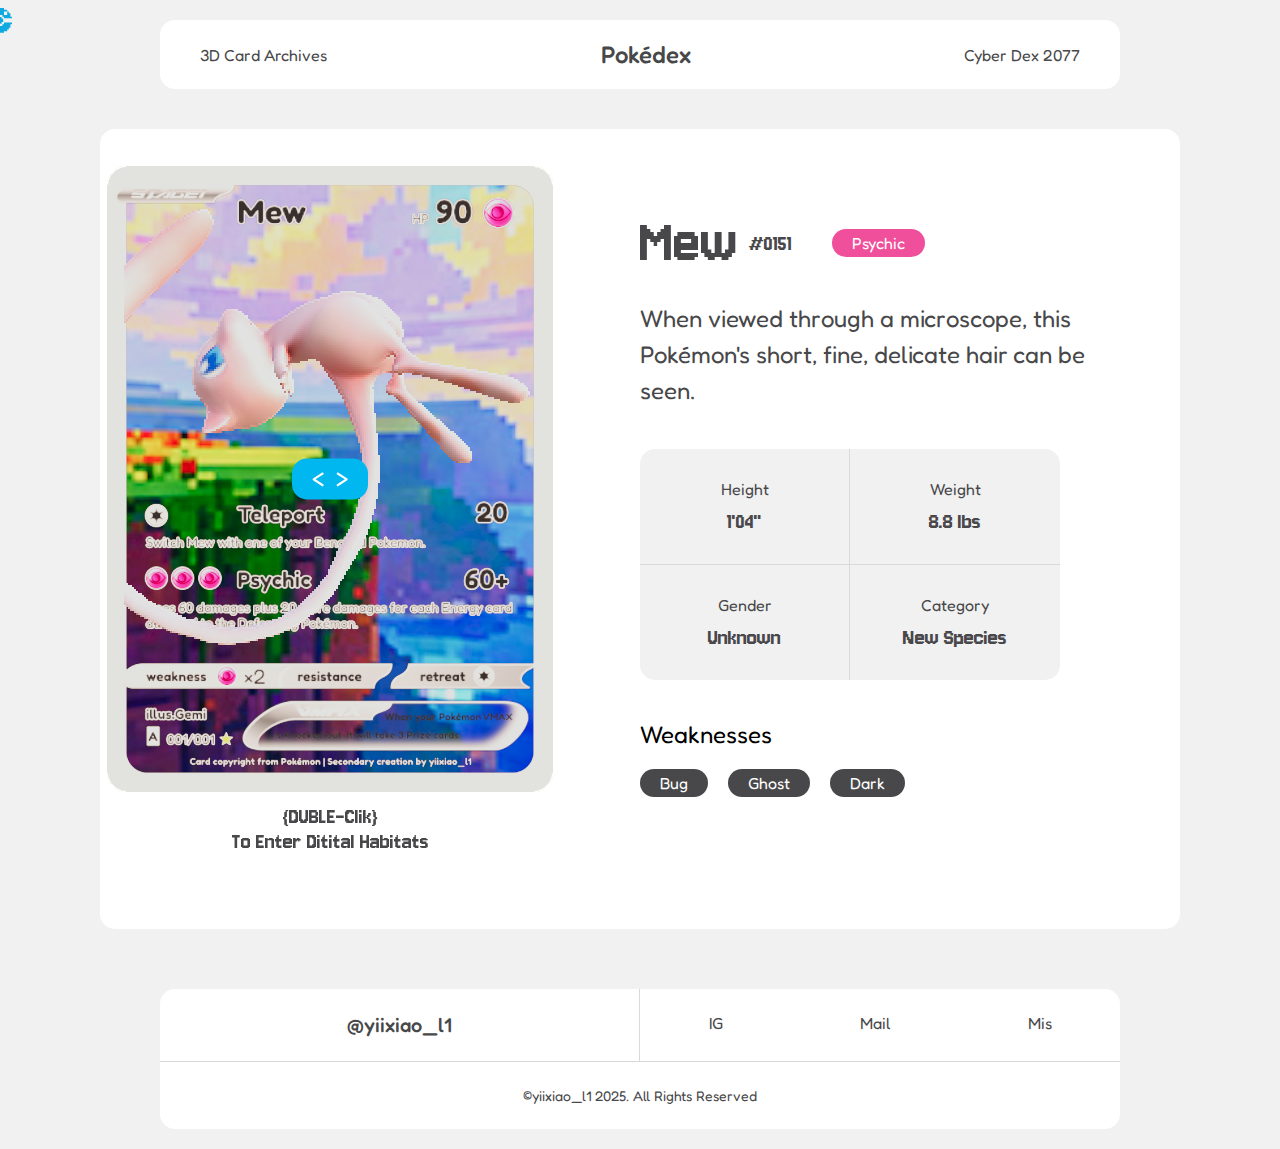
<file: cards/card-mew.html>
<!DOCTYPE html>
<html lang="zh-CN">
  <head>
    <meta charset="UTF-8" />
    <meta name="viewport" content="width=device-width, initial-scale=1.0" />
    <title>Card Mew</title>
    <link rel="stylesheet" href="../assets/index-DK-TrFN6.css" />
    <link rel="icon" href="../favicon.svg" type="image/svg+xml">
    <style>
      body {
        background-color: #F1F1F1; /* 深色背景，可以根据需要更改 */
        background-image: none; /* 移除任何背景图片 */
      }

      .site-footer{
        background-color:white;
      }
      
      .card-container {
        display: flex;
        justify-content: center;
        /* max-width: 1200px; */
        margin: 40px 100px 60px 100px;
        min-height: 800px;
        background-color: white;
        border-radius: 15px;
      }
      
      .card-image {
        flex: 1;
        display: flex;
        justify-content: center;
        align-items: center;
        position: relative;
        transition: all 0.5s ease;
      }
      
      /* 全屏模式样式 */
      .card-image.fullscreen {
        position: fixed;
        top: 0;
        left: 0;
        width: 100vw;
        height: 100vh;
        z-index: 1000;
        background-color: white;
        margin: 0;
        padding: 0;
        flex: none;
      }
      
      .card-image.fullscreen canvas {
        width: 100% !important;
        height: 100% !important;
        margin-top: 0 !important;
        border-radius: 0 !important;
      }
      
      .card-details {
        flex: 1;
        padding: 80px;
      }
      
      .type-badge {
        display: inline-block;
        padding: 4px 20px;
        background-color: #F04F9B;
        color: white;
        border-radius: 15px;
        font-weight: regular;
        margin-left: 20px;
      }
/* 
      .pagination {
        display: flex;
        justify-content: center;
        margin: 1rem 0;
      }

      .pagination-button {
        padding: 0.5rem 2rem;
        background-color: #00BFFF;
        color: white;
        border: none;
        cursor: pointer;
      }
      
      .prev-button {
        border-top-left-radius: 5px;
        border-bottom-left-radius: 5px;
      }
      
      .next-button {
        border-top-right-radius: 5px;
        border-bottom-right-radius: 5px;
      } */
      
    </style>
  </head>
  <body>
    <!-- 自定义光标元素 -->
    <div id="custom-cursor"></div>

    <nav class="top-nav">
      <div class="nav-item">3D Card Archives</div>
      <a href="../index.html" class="nav-item nav-title" style="text-decoration: none; cursor: pointer;">Pokédex</a>
      <div class="nav-item">Cyber Dex 2077</div>
    </nav>
    
    <!-- 分页导航 -->
    <!-- <div class="pagination">
      <button class="pagination-button prev-button">&lt; Previous</button>
      <button class="pagination-button next-button">Next &gt;</button>
    </div> -->
    
    <!-- 卡片内容区域 -->
    <div class="card-container">
      <!-- 左侧卡片图像 -->
      <div class="card-image">
        <canvas id="webgl"></canvas>

        <div class="animated-instruction">
          &lt;&nbsp;&nbsp;&gt;
        </div>

        <div class="card-instruction">
          {DUBLE-Clik} 
          <br>To Enter Ditital Habitats
        </div>
      </div>
      
      <!-- 右侧卡片详情 -->
      <div class="card-details">
        <div class="pokemon-name">
          <h1>Mew</h1>
          <span class="pokemon-id">#0151</span>
          <span class="type-badge">Psychic</span>
        </div>
        
        <p class="description">
          When viewed through a microscope, this Pokémon's short, fine, delicate hair can be seen.
        </p>
        
        <div class="stats-container">
          <div class="stat-box">
            <div class="stat-label">Height</div>
            <div class="stat-value">1'04"</div>
          </div>
          <div class="stat-box">
            <div class="stat-label">Weight</div>
            <div class="stat-value">8.8 lbs</div>
          </div>
          <div class="stat-box">
            <div class="stat-label">Gender</div>
            <div class="stat-value">Unknown</div>
          </div>
          <div class="stat-box">
            <div class="stat-label">Category</div>
            <div class="stat-value">New Species</div>
          </div>
        </div>
        
        <div class="weaknesses-section">
          <div class="weaknesses-title">
            Weaknesses
          </div>
          <div class="weakness-badges">
            <div class="weakness-badge">Bug</div>
            <div class="weakness-badge">Ghost</div>
            <div class="weakness-badge">Dark</div>
          </div>
        </div>
      </div>
    </div>
    
    <footer class="site-footer">
      <div class="footer-content">
        <div class="footer-left">
          <div class="footer-username">@yiixiao_l1</div>
        </div>
        <div class="footer-right">
          <a href="https://www.instagram.com/yiixiao_l1/" class="footer-link" target="_blank">IG</a>
          <div class="footer-link" id="mail-link">Mail</div>
          <div class="footer-link" id="mis-link">Mis</div>
        </div>
      </div>
      <div class="footer-copyright">©yiixiao_l1 2025. All Rights Reserved</div>
    </footer>
    
    <!-- 返回按钮 -->
    <div class="backbutton">&lt; Go Back</div>
    <!-- <div class="backtohome">返回主页</div> -->
    
    <!-- 复制成功提示 -->
    <div id="copy-popup" class="copy-popup">复制成功</div>

    <script>
      // 自定义光标跟随代码
      const customCursor = document.getElementById('custom-cursor');
      
      document.addEventListener('mousemove', function(e) {
        customCursor.style.left = e.clientX + 'px';
        customCursor.style.top = e.clientY + 'px';
      });
      
      // 添加指针状态检测
      const pointerElements = document.querySelectorAll('a, button, input[type="submit"], input[type="button"], .backbutton, .backtohome, .pagination-button');
      
      // 监听所有可点击元素的鼠标事件
      pointerElements.forEach(element => {
        // 鼠标进入元素时
        element.addEventListener('mouseenter', function() {
          customCursor.classList.add('pointer');
        });
        
        // 鼠标离开元素时
        element.addEventListener('mouseleave', function() {
          customCursor.classList.remove('pointer');
        });
      });
      
      // 返回主页
      // document.querySelector('.backtohome').addEventListener('click', () => {
      //   window.location.href = '../index.html';
      // });
      
      // 返回上一页（修改此处以支持退出全屏模式）
      document.querySelector('.backbutton').addEventListener('click', () => {
        const cardImage = document.querySelector('.card-image');
        if (cardImage.classList.contains('fullscreen')) {
          cardImage.classList.remove('fullscreen');
          
          // 恢复页面滚动
          document.body.style.overflow = '';
          
          // 让渲染器重新调整大小（这部分会在JavaScript文件中处理）
        }
      });
      
      // 导航栏滚动效果
      function checkScroll() {
        const nav = document.querySelector('.top-nav');
        if (window.scrollY > 50) {
          nav.classList.add('top-nav-scrolled');
          document.body.classList.add('has-fixed-nav');
        } else {
          nav.classList.remove('top-nav-scrolled');
          document.body.classList.remove('has-fixed-nav');
        }
      }

      // 添加滚动事件监听
      window.addEventListener('scroll', checkScroll);
      
      // 初始检查
      checkScroll();
      
      // 监听canvas的鼠标悬停事件
      const canvas = document.getElementById('webgl');
      const cardImage = document.querySelector('.card-image');
      
      // 修正鼠标悬停事件处理
      canvas.addEventListener('mouseover', function() {
        cardImage.classList.add('canvas-hovered');
      });
      
      canvas.addEventListener('mouseout', function() {
        cardImage.classList.remove('canvas-hovered');
      });
      
      // 添加对animated-instruction元素的鼠标悬停事件处理
      const animatedInstruction = document.querySelector('.animated-instruction');
      animatedInstruction.addEventListener('mouseover', function() {
        cardImage.classList.add('canvas-hovered');
      });
      
      animatedInstruction.addEventListener('mouseout', function(e) {
        // 检查鼠标是否移动到canvas上，如果不是才移除类
        if (!canvas.contains(e.relatedTarget)) {
          cardImage.classList.remove('canvas-hovered');
        }
      });

      // 复制到剪贴板功能
      const misLink = document.getElementById('mis-link');
      const mailLink = document.getElementById('mail-link');
      const copyPopup = document.getElementById('copy-popup');
      
      if (misLink && copyPopup) {
        misLink.addEventListener('click', function() {
          // 创建一个临时的textarea元素
          const textarea = document.createElement('textarea');
          textarea.value = 'liyixiao07';
          textarea.style.position = 'fixed';
          textarea.style.opacity = '0';
          document.body.appendChild(textarea);
          
          // 选择文本并复制
          textarea.select();
          document.execCommand('copy');
          
          // 移除临时元素
          document.body.removeChild(textarea);
          
          // 显示弹出提示
          copyPopup.textContent = "mis号已复制到剪贴板";
          copyPopup.classList.add('show');
          
          // 3秒后隐藏弹出提示
          setTimeout(function() {
            copyPopup.classList.remove('show');
          }, 3000);
        });
        
        // 添加指针样式
        misLink.addEventListener('mouseenter', function() {
          if (customCursor) {
            customCursor.classList.add('pointer');
          }
        });
        
        misLink.addEventListener('mouseleave', function() {
          if (customCursor) {
            customCursor.classList.remove('pointer');
          }
        });
      }
      
      // 邮箱复制功能
      if (mailLink && copyPopup) {
        mailLink.addEventListener('click', function() {
          // 创建一个临时的textarea元素
          const textarea = document.createElement('textarea');
          textarea.value = 'muriellee1x@gmail.com';
          textarea.style.position = 'fixed';
          textarea.style.opacity = '0';
          document.body.appendChild(textarea);
          
          // 选择文本并复制
          textarea.select();
          document.execCommand('copy');
          
          // 移除临时元素
          document.body.removeChild(textarea);
          
          // 显示弹出提示
          copyPopup.textContent = "邮箱号已复制到剪贴板";
          copyPopup.classList.add('show');
          
          // 3秒后隐藏弹出提示
          setTimeout(function() {
            copyPopup.classList.remove('show');
          }, 3000);
        });
        
        // 添加指针样式
        mailLink.addEventListener('mouseenter', function() {
          if (customCursor) {
            customCursor.classList.add('pointer');
          }
        });
        
        mailLink.addEventListener('mouseleave', function() {
          if (customCursor) {
            customCursor.classList.remove('pointer');
          }
        });
      }
      
    </script>
    <script type="module" src="./card-mew.js"></script>
  </body>
</html>
</file>
<file: assets/index-DK-TrFN6.css>
@import"https://fonts.googleapis.com/css2?family=Jersey+10&family=Fredoka:wght@300;400;500;600;700&display=swap";*{margin:0;padding:0;box-sizing:border-box;font-family:Fredoka,sans-serif}:root{--primary-blue: #00B7EF;--light-gray: #F1F1F1;--white: #ffffff;--black: #48484A;--pink: #F04F9B;--green: #58E770;--yellow: #FFF000;--mystery-gray: #D9D9D9}a,button,input[type=submit],input[type=button],.nav-button,.footer-link,[style*="cursor: pointer"],[style*="cursor:pointer"]{cursor:none!important}body{background-size:cover;background-position:top;background-repeat:no-repeat;overflow-x:hidden;position:relative;cursor:none}#background-animation{position:absolute;top:0;left:0;width:100%;height:100%;z-index:-1;background-size:cover;background-position:top;will-change:opacity}.background-frame{position:absolute;top:0;left:0;width:100%;height:100%;opacity:0;transition:opacity 0s ease;background-size:cover;background-position:top;will-change:opacity;pointer-events:none;backface-visibility:hidden;transform:translateZ(0)}.background-frame.active{opacity:1;z-index:2}.background-frame.next{opacity:0;z-index:1}#background-star{position:fixed;width:54px;height:54px;top:50%;left:50%;background-image:url(../home-page/Star-large.svg);background-repeat:no-repeat;background-size:contain;background-position:center;z-index:1;pointer-events:none;transform:translate(-50%,-50%) rotate(0);transform-origin:center center;transition:transform .3s ease-out;will-change:transform}#webgl{position:absolute;border-radius:15px;width:600px;height:600px;margin-top:-100px}#custom-cursor{position:fixed;width:24px;height:25px;background-image:url(../home-page/cursor.svg);background-size:contain;background-repeat:no-repeat;pointer-events:none;z-index:9999;mix-blend-mode:difference;transform:translate(-12px,-12px);transition:transform .1s ease}#custom-cursor.pointer{transform:translate(-12px,-12px) scale(1.2)}.cursor-blend{cursor:url(../home-page/cursor.svg) 12 12,auto;mix-blend-mode:difference}.overflow-hidden{overflow:hidden}.backbutton,.backtohome{position:absolute;top:10px;left:10px;z-index:1000;color:var(--black);font-size:16px;font-weight:700;transition:all .3s ease;padding:8px 16px;border-radius:15px}#home{position:relative;z-index:2;min-height:100vh;display:flex;flex-direction:column}.top-nav{display:flex;justify-content:space-between;align-items:center;padding:20px 40px;background-color:var(--white);border-radius:15px;margin:20px 160px;transition:all .3s ease}.top-nav-scrolled{position:fixed;top:0;left:0;right:0;margin:20px 160px;padding:20px 40px;border-radius:15px;z-index:1000}body.has-fixed-nav:before{content:"";display:block;height:84px}.nav-item{font-size:16px;font-family:Fredoka,sans-serif;color:var(--black)}.nav-title{font-size:24px;font-weight:500;font-family:Fredoka,sans-serif;color:var(--black)}.container{flex:1;margin:0 auto;max-width:1200px;width:100%;display:flex;flex-direction:column;position:relative}.journey-section{margin-top:40px;margin-bottom:0;position:relative;text-align:center;color:var(--black)}.journey-title{line-height:.8;font-size:64px;font-family:"Jersey 10";font-weight:400;letter-spacing:0rem}.journey-title-span{line-height:.8;font-size:150px;font-weight:400;font-family:"Jersey 10";letter-spacing:.2rem}.nav-controls{display:flex;justify-content:space-between;align-items:center;position:relative}.nav-button{margin-top:10px;background:none;border:none;color:#555;font-size:14px}.button-highlight{color:var(--primary-blue)!important;transform:scale(1.1);transition:all .3s ease}.welcome-text{margin-top:20px;text-align:center;font-size:24px;color:var(--black);line-height:1.5;font-family:Fredoka,sans-serif;font-weight:400}.card-showcase{position:relative;height:800px;margin:0;display:flex;justify-content:center;align-items:center;overflow:visible}.card-carousel{width:100%;position:relative;overflow:visible}.card{margin-top:-240px;position:absolute;width:250px;height:350px;border-radius:15px;overflow:hidden;transition:transform .3s ease,box-shadow .3s ease;transform-origin:center top;background-image:url(../home-page/card-unkown.png);background-size:100% 100%;background-position:center center;background-repeat:no-repeat}.card:hover{z-index:20}.card1,.card2,.card3,.card4,.card5:hover,.clone-card1:hover,.clone-card2:hover,.clone-card3:hover,.clone-card4:hover,.clone-card5:hover{background-image:url(../home-page/card-unkown.png)}.card1:after,.card3:after,.card4:after,.clone-card1:after,.clone-card3:after,.clone-card4:after{content:"";position:absolute;top:0;left:0;width:100%;height:100%;background-image:url(../home-page/hover-Mew.png);background-size:100% 100%;background-position:center;border-radius:15px;opacity:0;transition:opacity .4s ease;z-index:2}.card2:after,.clone-card2:after{content:"";position:absolute;top:0;left:0;width:100%;height:100%;background-image:url(../home-page/hover-Bulbasaur.png);background-size:100% 100%;background-position:center;border-radius:15px;opacity:0;transition:opacity .4s ease;z-index:2}.card5:after,.clone-card5:after{content:"";position:absolute;top:0;left:0;width:100%;height:100%;background-image:url(../home-page/hover-Eevee.png);background-size:100% 100%;background-position:center;border-radius:15px;opacity:0;transition:opacity .4s ease;z-index:2}.card1:hover:after,.card2:hover:after,.card3:hover:after,.card4:hover:after,.card5:hover:after,.clone-card1:hover:after,.clone-card2:hover:after,.clone-card3:hover:after,.clone-card4:hover:after,.clone-card5:hover:after{opacity:1}.card-clone{margin-top:-240px;position:absolute;width:250px;height:350px;border-radius:15px;overflow:hidden;transition:transform .3s ease,box-shadow .3s ease;transform-origin:center top;background-image:url(../home-page/card-unkown.png);background-size:100% 100%;background-position:center center;background-repeat:no-repeat}.card-clone:hover{z-index:20}.explore-section{width:100%;display:flex;justify-content:center;align-items:center;margin-top:200px;margin-bottom:80px}.explore-title{font-size:64px;text-align:center;color:var(--black);line-height:1;max-width:800px;font-family:"Jersey 10";font-weight:400}.explore-title .typewriter-text{animation:none}.explore-title.animate .typewriter-text:nth-child(1){animation:typing 2s steps(40,end) forwards;animation-delay:.5s}.explore-title.animate .typewriter-text:nth-child(3){animation:typing 2s steps(40,end) forwards;animation-delay:2.5s}.site-footer{background-color:var(--light-gray);border-radius:15px;margin:20px 160px;overflow:hidden;padding:00px 0}.footer-content{display:flex;border-bottom:1px solid var(--mystery-gray);font-family:Fredoka,sans-serif}.footer-left{width:50%;text-align:center;border-right:1px solid var(--mystery-gray)}.footer-right{width:50%;display:flex;justify-content:space-around}.footer-username{padding:24px;font-size:20px;font-weight:500;color:var(--black)}.footer-link{padding:24px;color:var(--black);font-size:16px;text-decoration:none}.footer-copyright{padding:25px;text-align:center;color:var(--black);font-size:14px;width:100%}@media (max-width: 768px){.journey-title{font-size:24px}.nav-controls{flex-direction:column;gap:20px}.card-showcase{height:600px;margin:0;will-change:transform}.card,.card-clone{width:180px;height:252px}.explore-title{font-size:20px}}.pokemon-name{display:flex;align-items:center;margin-bottom:1.5rem}.pokemon-name h1{font-size:64px;margin:0;font-family:"Jersey 10";font-weight:400;color:var(--black)}.pokemon-id{font-size:24px;margin-left:10px;margin-right:20px;font-family:"Jersey 10";font-weight:400;color:var(--black)}.description{font-size:24px;line-height:1.5;color:var(--black);margin-bottom:40px}.stats-container{display:grid;grid-template-columns:1fr 1fr;gap:0;background-color:var(--light-gray);border-radius:15px;overflow:hidden;margin-right:40px;margin-bottom:40px}.stat-box{padding:20px;text-align:center;border-bottom:1px solid var(--mystery-gray);border-right:1px solid var(--mystery-gray)}.stat-box:nth-child(2n){border-right:none}.stat-box:nth-last-child(-n+2){border-bottom:none}.stat-label{color:var(--black);font-size:16px;margin:10px}.stat-value{font-size:24px;margin:10px;font-family:"Jersey 10";font-weight:400;color:var(--black)}.weaknesses-section{margin-bottom:20px}.weaknesses-title{font-size:24px;display:flex;align-items:center;justify-content:space-between;margin-bottom:20px}.weakness-badges{display:flex;gap:20px}.weakness-badge{display:inline-block;padding:4px 20px;background-color:var(--black);color:var(--white);border-radius:15px;font-weight:regular}.card-instruction{font-size:24px;font-family:"Jersey 10";font-weight:400;color:var(--black);z-index:1000;bottom:10%;text-align:center;margin-top:600px}.animated-instruction{font-size:24px;padding:4px 20px 8px;background-color:var(--primary-blue);color:var(--white);border-radius:15px;font-weight:regular;z-index:1000;position:absolute;top:50%;left:50%;transform:translate(-50%,-50%);animation:swing 1.5s infinite ease-in-out;display:inline-block;text-align:center;align-items:center;margin-top:-50px;opacity:1;transition:opacity .3s ease}.canvas-hovered .animated-instruction{opacity:0}@keyframes swing{0%{transform:translate(-50%,-50%) translate(-10px)}30%{transform:translate(-50%,-50%) translate(10px)}50%{transform:translate(-50%,-50%) translate(10px)}80%{transform:translate(-50%,-50%) translate(-10px)}to{transform:translate(-50%,-50%) translate(-10px)}}.backbutton{position:fixed;margin:20px 100px;z-index:1001;color:#fff;cursor:pointer;display:none;font-size:24px;font-family:"Jersey 10";font-weight:400}.typewriter-text{display:inline-block;overflow:hidden;white-space:nowrap;position:relative;width:0;animation:typing 2s steps(40,end) forwards;font-family:"Jersey 10";font-weight:400}.typewriter-text:nth-child(1){animation-delay:.5s}.journey-title-span.typewriter-text{animation-delay:2s}@keyframes typing{0%{width:0}to{width:100%}}.copy-popup{position:fixed;bottom:40px;left:50%;transform:translate(-50%) translateY(100px);background-color:var(--black);color:#fff;padding:10px 20px;border-radius:15px;font-size:14px;z-index:1000;opacity:0;transition:all .3s ease;pointer-events:none}.copy-popup.show{opacity:1;transform:translate(-50%) translateY(0)}
</file>
